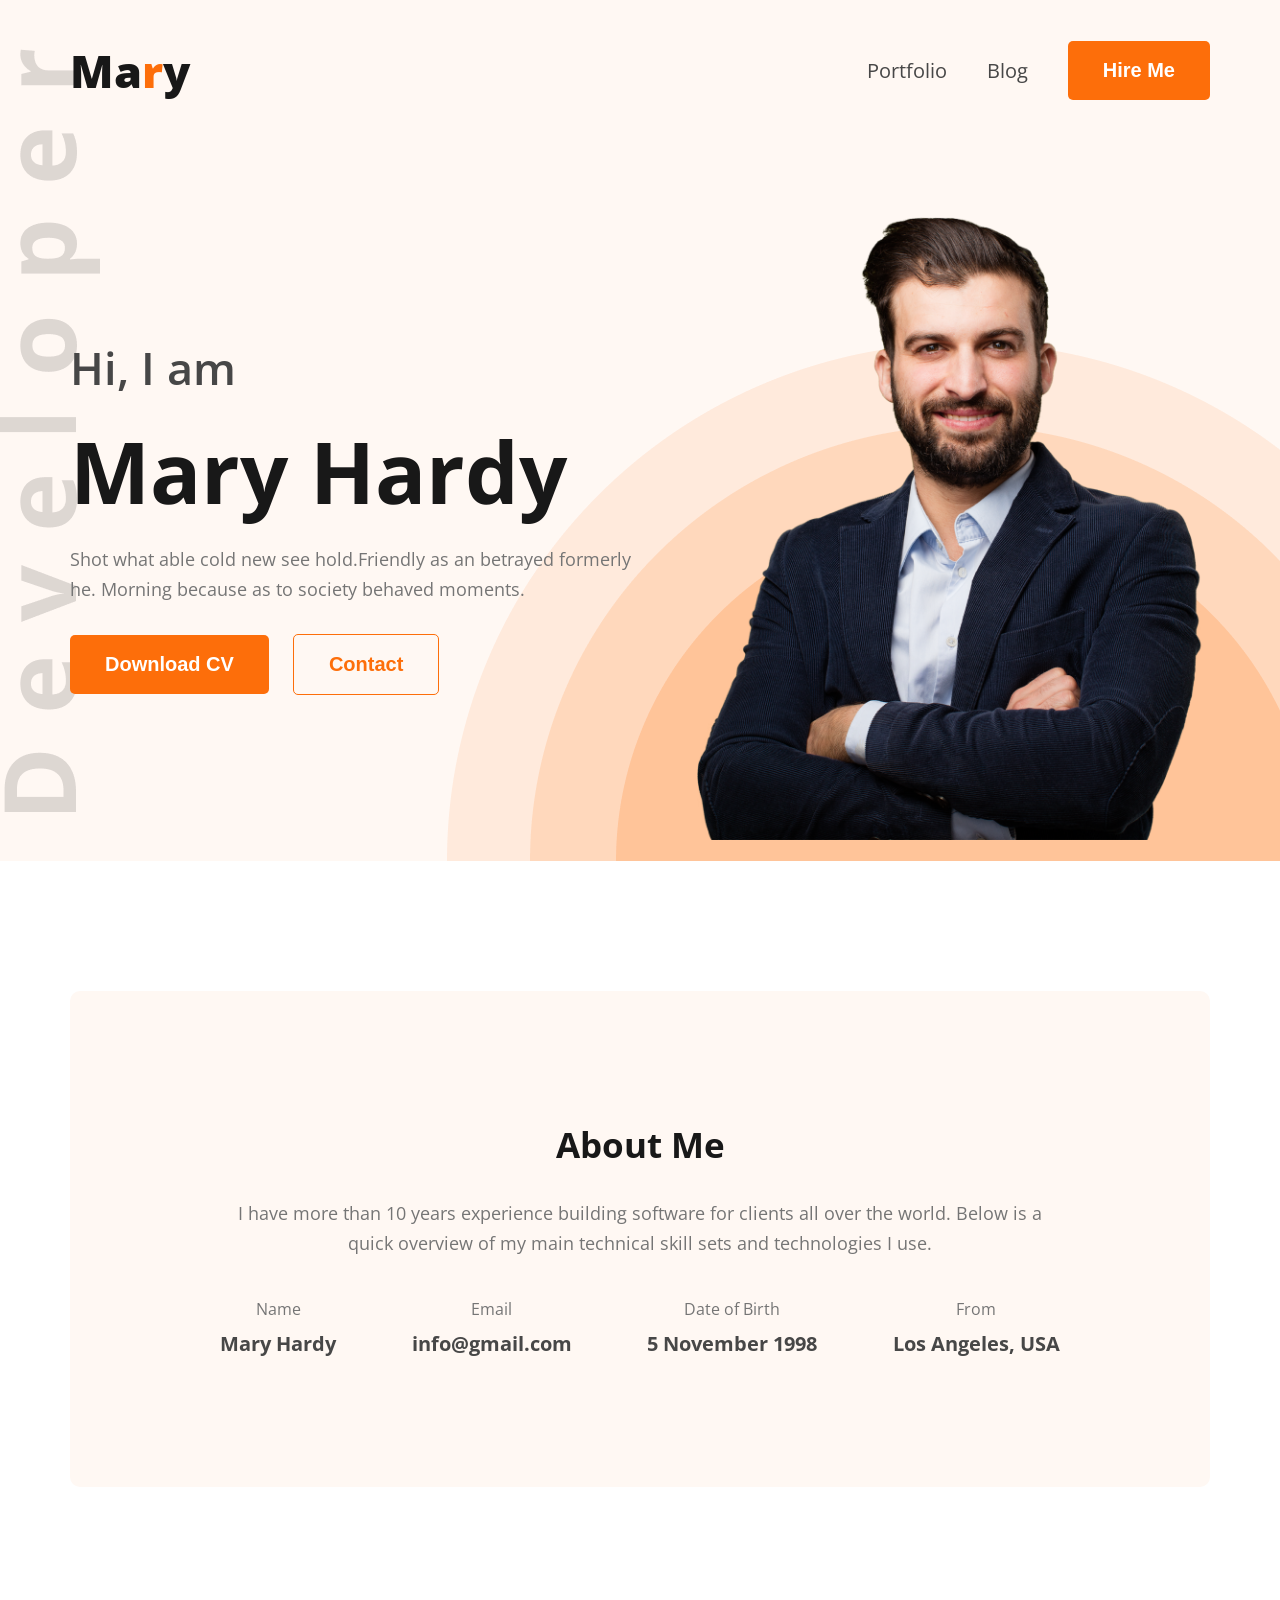
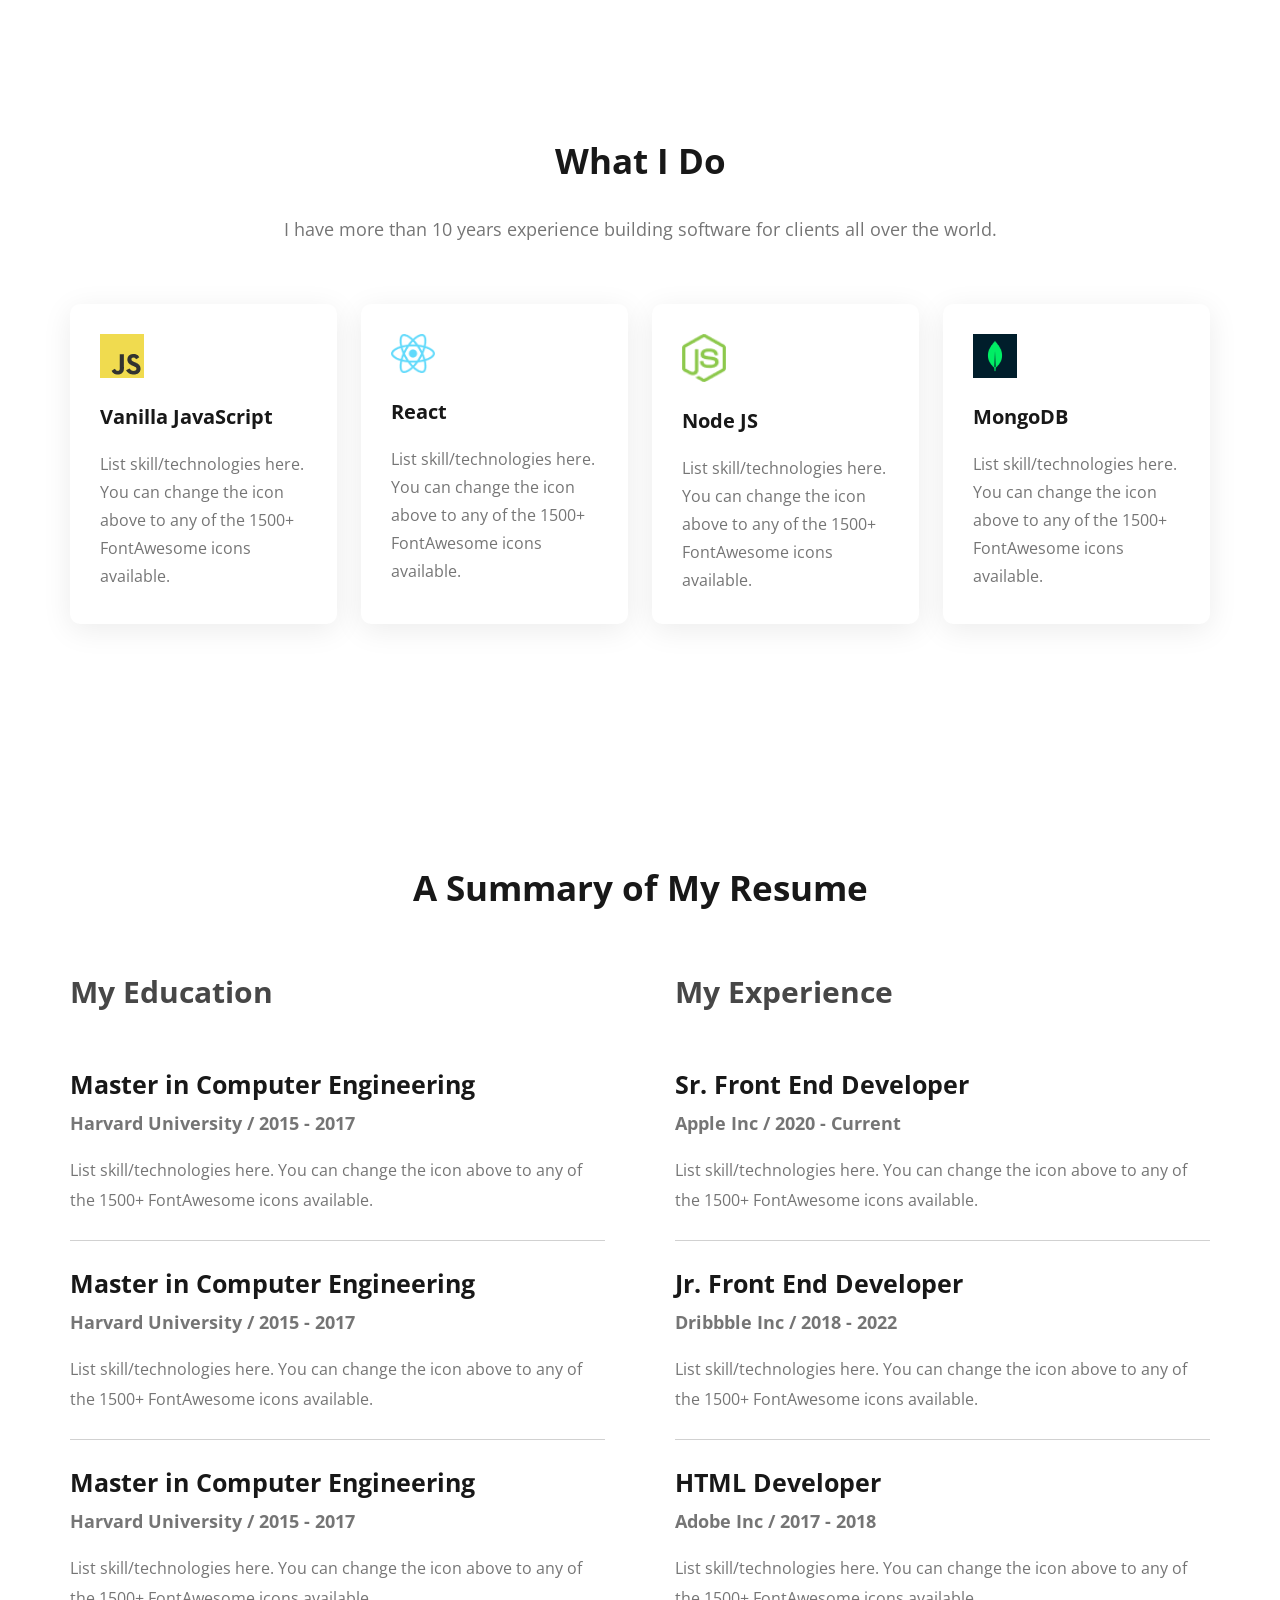
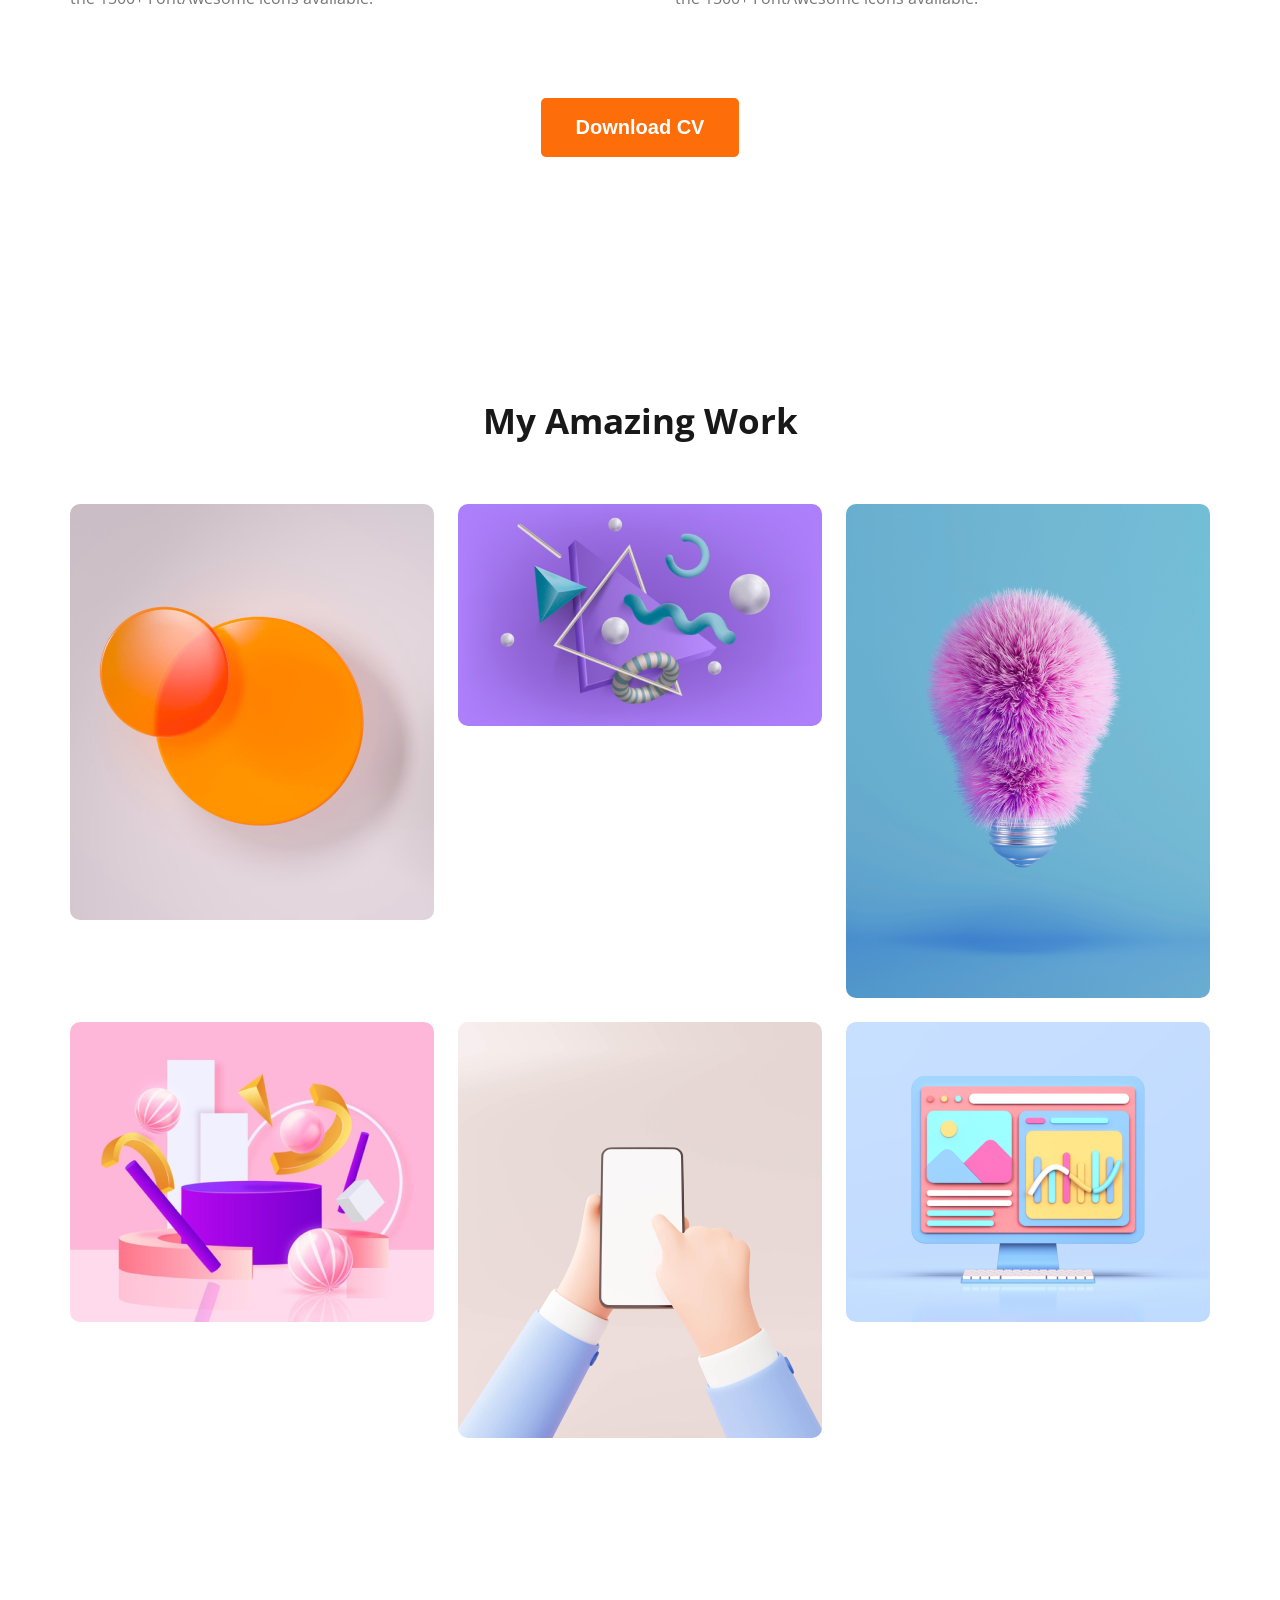
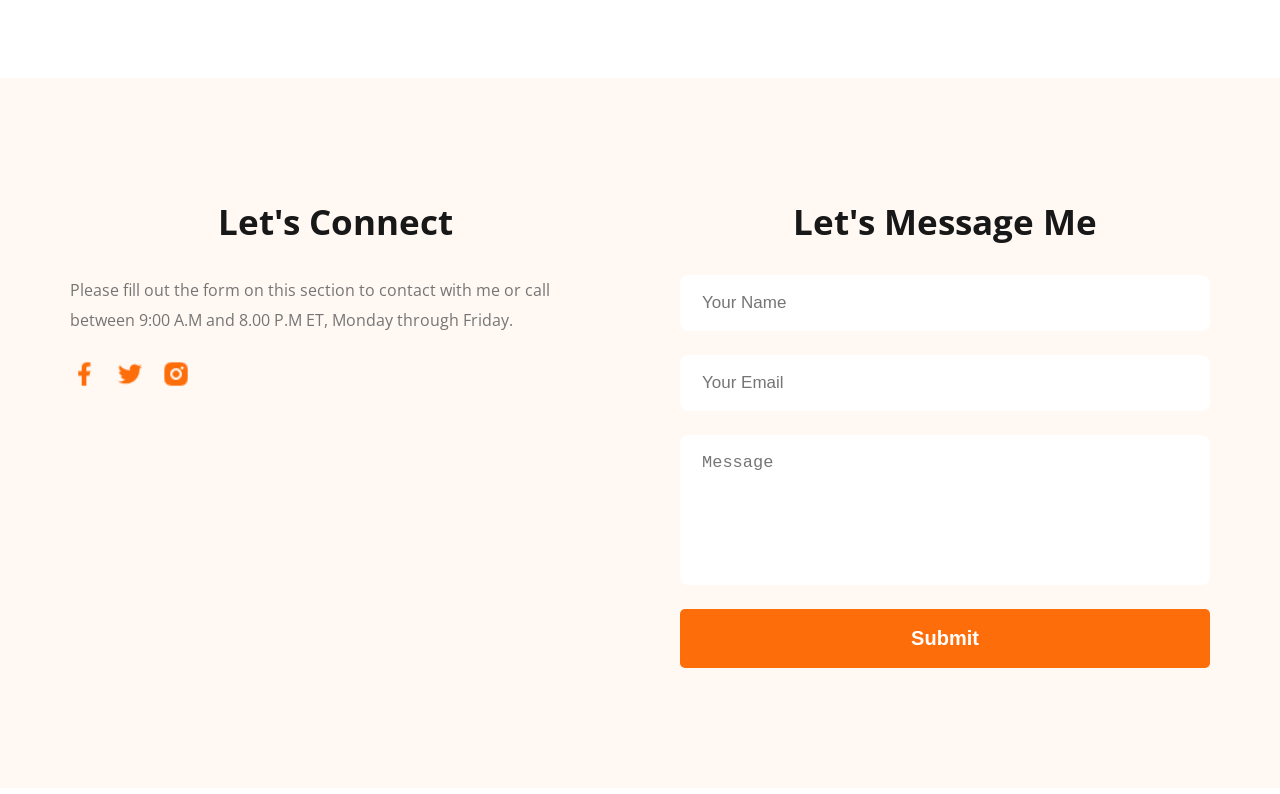
<file: index.html>
<!DOCTYPE html>
<html lang="en">

<head>

    <meta charset="UTF-8">
    <meta name="viewport" content="width=device-width, initial-scale=1.0">

    <title>Portfolio</title>

    <!-- Google Font -->

    <link rel="preconnect" href="https://fonts.googleapis.com">

    <link rel="preconnect" href="https://fonts.gstatic.com" crossorigin>

    <link href="https://fonts.googleapis.com/css2?family=Open+Sans:wght@300;400;500;600;700;800&display=swap" rel="stylesheet">

    <!-- CSS -->

    <link rel="stylesheet" href="Styles/portfolio.css">

</head>

<body>

<header class="header">

<div class="container">

<nav>

<h2 class="logo">
Ma<span>r</span>y
</h2>

<ul>

<li><a href="#">Portfolio</a></li>

<li><a href="#">Blog</a></li>

<li>
<button class="btn-primary">
Hire Me
</button>
</li>

</ul>

</nav>

<!-- Hero -->

<section class="banner">

<div class="banner-content">

<h3 class="banner-greeting">
Hi, I am
</h3>

<h1 class="banner-title">
Mary Hardy
</h1>

<p class="banner-description">

Shot what able cold new see hold.Friendly as an betrayed formerly he.
Morning because as to society behaved moments.

</p>

<div class="banner-buttons">

<button class="btn-primary">

Download CV

</button>

<button class="btn-secondary">

Contact

</button>

</div>

</div>

<div class="banner-image">

<img src="Images/hardy.png" alt="Mary">

</div>

</section>

</div>

</header>
<!-- About Section -->

<section class="about">

    <div class="container">

        <div class="about-content">

            <h2 class="section-title">About Me</h2>

            <p class="section-description">

                I have more than 10 years experience building software for
                clients all over the world. Below is a quick overview of my
                main technical skill sets and technologies I use.

            </p>

            <div class="about-items">

                <div class="about-item">

                    <p>Name</p>
                    <h4>Mary Hardy</h4>

                </div>

                <div class="about-item">

                    <p>Email</p>
                    <h4>info@gmail.com</h4>

                </div>

                <div class="about-item">

                    <p>Date of Birth</p>
                    <h4>5 November 1998</h4>

                </div>

                <div class="about-item">

                    <p>From</p>
                    <h4>Los Angeles, USA</h4>

                </div>

            </div>

        </div>

    </div>

</section>
<section class="skills">

    <div class="container">

        <h2 class="section-title">
            What I Do
        </h2>

        <p class="section-description skills-description">

            I have more than 10 years experience building software for clients
            all over the world.

        </p>

        <div class="skills-container">

            <div class="skill">

                <img src="Images/icons/js.png" alt="JavaScript">

                <h3>Vanilla JavaScript</h3>

                <p>

                    List skill/technologies here. You can change the icon above
                    to any of the 1500+ FontAwesome icons available.

                </p>

            </div>

            <div class="skill">

                <img src="Images/icons/react.png" alt="React">

                <h3>React</h3>

                <p>

                    List skill/technologies here. You can change the icon above
                    to any of the 1500+ FontAwesome icons available.

                </p>

            </div>

            <div class="skill">

                <img src="Images/icons/nodejs.png" alt="Node">

                <h3>Node JS</h3>

                <p>

                    List skill/technologies here. You can change the icon above
                    to any of the 1500+ FontAwesome icons available.

                </p>

            </div>

            <div class="skill">

                <img src="Images/icons/mongo.png" alt="MongoDB">

                <h3>MongoDB</h3>

                <p>

                    List skill/technologies here. You can change the icon above
                    to any of the 1500+ FontAwesome icons available.

                </p>

            </div>

        </div>

    </div>

</section>
<!-- Resume Section -->

<section class="resume">

    <div class="container">

        <h2 class="section-title">
            A Summary of My Resume
        </h2>

        <div class="resume-container">

            <!-- Education -->

            <div class="resume-column">

                <h3 class="resume-column-title">
                    My Education
                </h3>

                <div class="resume-item">

                    <h4>Master in Computer Engineering</h4>

                    <h5>Harvard University / 2015 - 2017</h5>

                    <p>
                        List skill/technologies here. You can change the icon above
                        to any of the 1500+ FontAwesome icons available.
                    </p>

                </div>

                <hr>

                <div class="resume-item">

                    <h4>Master in Computer Engineering</h4>

                    <h5>Harvard University / 2015 - 2017</h5>

                    <p>
                        List skill/technologies here. You can change the icon above
                        to any of the 1500+ FontAwesome icons available.
                    </p>

                </div>

                <hr>

                <div class="resume-item">

                    <h4>Master in Computer Engineering</h4>

                    <h5>Harvard University / 2015 - 2017</h5>

                    <p>
                        List skill/technologies here. You can change the icon above
                        to any of the 1500+ FontAwesome icons available.
                    </p>

                </div>

            </div>

            <!-- Experience -->

            <div class="resume-column">

                <h3 class="resume-column-title">
                    My Experience
                </h3>

                <div class="resume-item">

                    <h4>Sr. Front End Developer</h4>

                    <h5>Apple Inc / 2020 - Current</h5>

                    <p>
                        List skill/technologies here. You can change the icon above
                        to any of the 1500+ FontAwesome icons available.
                    </p>

                </div>

                <hr>

                <div class="resume-item">

                    <h4>Jr. Front End Developer</h4>

                    <h5>Dribbble Inc / 2018 - 2022</h5>

                    <p>
                        List skill/technologies here. You can change the icon above
                        to any of the 1500+ FontAwesome icons available.
                    </p>

                </div>

                <hr>

                <div class="resume-item">

                    <h4>HTML Developer</h4>

                    <h5>Adobe Inc / 2017 - 2018</h5>

                    <p>
                        List skill/technologies here. You can change the icon above
                        to any of the 1500+ FontAwesome icons available.
                    </p>

                </div>

            </div>

        </div>

        <div class="resume-btn">

            <button class="btn-primary">

                Download CV

            </button>

        </div>

    </div>

</section>
<section class="portfolio">

    <div class="container">

        <h2 class="section-title">
            My Amazing Work
        </h2>

        <div class="portfolio-grid">

            <img src="Images/Portfolio/Rectangle 10.png" alt="">

            <img src="Images/Portfolio/Rectangle 11.png" alt="">

            <img src="Images/Portfolio/Rectangle 12.png" alt="">

            <img src="Images/Portfolio/Rectangle 13.png" alt="">

            <img src="Images/Portfolio/Rectangle 8.png" alt="">

            <img src="Images/Portfolio/Rectangle 9.png" alt="">

        </div>

    </div>

</section>
<footer class="footer">

    <div class="container footer-container">

        <!-- Left -->

        <div class="footer-left">

            <h2 class="section-title">
                Let's Connect
            </h2>

            <p>

                Please fill out the form on this section to contact with me or
                call between 9:00 A.M and 8.00 P.M ET, Monday through Friday.

            </p>

            <div class="social-icons">

                <a href="#">
                    <img src="Images/icons/facebook.png" alt="Facebook">
                </a>

                <a href="#">
                    <img src="Images/icons/twitter.png" alt="Twitter">
                </a>

                <a href="#">
                    <img src="Images/icons/insta.png" alt="Instagram">
                </a>

            </div>

        </div>

        <!-- Right -->

        <div class="footer-right">

            <h2 class="section-title">
                Let's Message Me
            </h2>

            <form>

                <input
                    type="text"
                    placeholder="Your Name"
                >

                <input
                    type="email"
                    placeholder="Your Email"
                >

                <textarea
                    rows="6"
                    placeholder="Message"
                ></textarea>

                <button class="btn-primary">

                    Submit

                </button>

            </form>

        </div>

    </div>

</footer>

</body>

</html>
</file>
<file: Styles/portfolio.css>
/* Reset */

*{

margin:0;
padding:0;
box-sizing:border-box;

}

body{

font-family:"Open Sans",sans-serif;

color:#181818;

}

img{

max-width:100%;

display:block;

}

/* Container */

.container{

width:90%;

max-width:1140px;

margin:auto;

}

/* Buttons */

.btn-primary{

background:#FD6E0A;

color:#fff;

border:none;

padding:18px 35px;

border-radius:5px;

font-size:20px;

font-weight:700;

cursor:pointer;

transition:.3s;

}

.btn-primary:hover{

background:#e55d00;

}

.btn-secondary{

background:transparent;

color:#FD6E0A;

border:1px solid #FD6E0A;

padding:18px 35px;

border-radius:5px;

font-size:20px;

font-weight:700;

cursor:pointer;

margin-left:20px;

}

/* Header */

.header{

background:#FFF8F3;

background-image:url("../Images/header_bg.png"),
url("../Images/developer.png");

background-repeat:no-repeat;

background-position:

bottom right,

left;

}

/* Navbar */

nav{

display:flex;

justify-content:space-between;

align-items:center;

padding:40px 0;

}

.logo{

font-size:45px;

font-weight:800;

}

.logo span{

color:#FD6E0A;

}

nav ul{

display:flex;

align-items:center;

gap:40px;

list-style:none;

}

nav a{

text-decoration:none;

color:#474747;

font-size:20px;

}

/* Banner */

.banner{

display:flex;

justify-content:space-between;

align-items:center;

padding-top:30px;
height: 720px;

}

.banner-content{

max-width:580px;

}

.banner-greeting{

font-size:45px;

font-weight:600;

color:#474747;

}

.banner-title{

font-size:85px;

font-weight:700;

margin:15px 0;

}

.banner-description{

font-size:18px;

line-height:30px;

color:#757575;

margin-bottom:30px;

}

.banner-image img{

width:580px;

}
/* Section Common */

.section-title{

    font-size:35px;
    font-weight:700;
    text-align:center;
    margin-bottom:30px;
}

.section-description{

    font-size:18px;
    line-height:30px;
    color:#757575;
    text-align:center;
}

/* About */

.about{

    padding:130px 0;
}

.about-content{

    background:#FFF8F3;
    padding:130px 150px;
    border-radius:10px;
}

.about-items{

    display:flex;
    justify-content:space-between;
    margin-top:40px;
    flex-wrap:wrap;
}

.about-item{

    text-align:center;
}

.about-item p{

    color:#757575;
    margin-bottom:10px;
}

.about-item h4{

    font-size:20px;
    color:#474747;
}

/* Skills */

.skills{

    padding:120px 0;
}

.skills-description{

    max-width:900px;
    margin:0 auto 60px;
}

.skills-container{

    display:grid;
    grid-template-columns:repeat(4,1fr);
    gap:24px;
}

.skill{

    background:#fff;
    padding:30px;
    border-radius:10px;
    box-shadow:0 6px 30px rgba(0,0,0,.08);
    transition:.3s;
}

.skill:hover{

    transform:translateY(-8px);
}

.skill img{

    width:44px;
    margin-bottom:25px;
}

.skill h3{

    margin-bottom:20px;
    font-size:20px;
}

.skill p{

    color:#757575;
    line-height:28px;
}
/* Resume */

.resume{

    padding:120px 0;
}

.resume-container{

    display:grid;

    grid-template-columns:repeat(2,1fr);

    gap:70px;

    margin-top:60px;
}

.resume-column-title{

    font-size:30px;

    margin-bottom:30px;

    color:#474747;
}

.resume-item{

    padding:25px 0;
}

.resume-item h4{

    font-size:25px;

    margin-bottom:10px;
}

.resume-item h5{

    color:#757575;

    margin-bottom:20px;

    font-size:18px;
}

.resume-item p{

    color:#757575;

    line-height:30px;
}

.resume hr{

    border:none;

    border-top:1px solid #d1d1d1;
}

.resume-btn{

    text-align:center;

    margin-top:60px;
}

/* Portfolio */

.portfolio{

    padding:120px 0;
}

.portfolio-grid{

    display:grid;

    grid-template-columns:repeat(3,1fr);

    gap:24px;

    margin-top:60px;
}

.portfolio-grid img{

    width:100%;

    display:block;

    border-radius:10px;

    transition:.3s;

    cursor:pointer;
}

.portfolio-grid img:hover{

    transform:scale(1.05);
}
/*FOOTER*/

.footer{

    background:#FFF8F3;

    padding:120px 0;

    margin-top:120px;

}

.footer-container{

    display:grid;

    grid-template-columns:repeat(2,1fr);

    gap:80px;

}

.footer-left p{

    color:#757575;

    line-height:30px;

    margin:25px 0;

}

.social-icons{

    display:flex;

    gap:18px;

}

.social-icons a{

    transition:.3s;

}

.social-icons img{

    width:28px;

}

.social-icons a:hover{

    transform:translateY(-6px);

}

.footer-right form{

    display:flex;

    flex-direction:column;

    gap:24px;

}

.footer-right input,
.footer-right textarea{

    padding:18px 22px;

    border:none;

    border-radius:8px;

    font-size:17px;

    outline:none;

}

.footer-right textarea{

    resize:none;

}

.footer-right input:focus,
.footer-right textarea:focus{

    box-shadow:0 0 0 3px rgba(253,110,10,.25);

}
/* Card Hover */

.skill{

    transition:.35s;
}

.skill:hover{

    transform:translateY(-10px);

    box-shadow:0 18px 40px rgba(0,0,0,.12);

}

/* Portfolio */

.portfolio-grid img{

    transition:.35s;

}

.portfolio-grid img:hover{

    transform:scale(1.05);

}

/* Button */

.btn-primary{

    transition:.35s;

}

.btn-primary:hover{

    background:#e35b00;

}

/* Navigation */

nav a{

    transition:.3s;

}

nav a:hover{

    color:#FD6E0A;

}
/* ===========================
        Responsive
=========================== */

@media (max-width:992px){

.banner{

    flex-direction:column;

    text-align:center;

}

.banner-buttons{

    display:flex;

    justify-content:center;

}

.skills-container{

    grid-template-columns:repeat(2,1fr);

}

.resume-container{

    grid-template-columns:1fr;

}

.portfolio-grid{

    grid-template-columns:repeat(2,1fr);

}

.footer-container{

    grid-template-columns:1fr;

}

.about-items{

    justify-content:center;

    gap:40px;

}

}

@media (max-width:576px){

nav{

    flex-direction:column;

    gap:20px;

}

nav ul{

    flex-direction:column;

}

.banner-title{

    font-size:52px;

}

.banner-greeting{

    font-size:34px;

}

.section-title{

    font-size:32px;

}

.skills-container{

    grid-template-columns:1fr;

}

.portfolio-grid{

    grid-template-columns:1fr;

}

.about-content{

    padding:50px 25px;

}

.btn-primary,
.btn-secondary{

    width:100%;

}

.banner-buttons{

    flex-direction:column;

    gap:20px;

}

.btn-secondary{

    margin-left:0;

}

}
</file>
